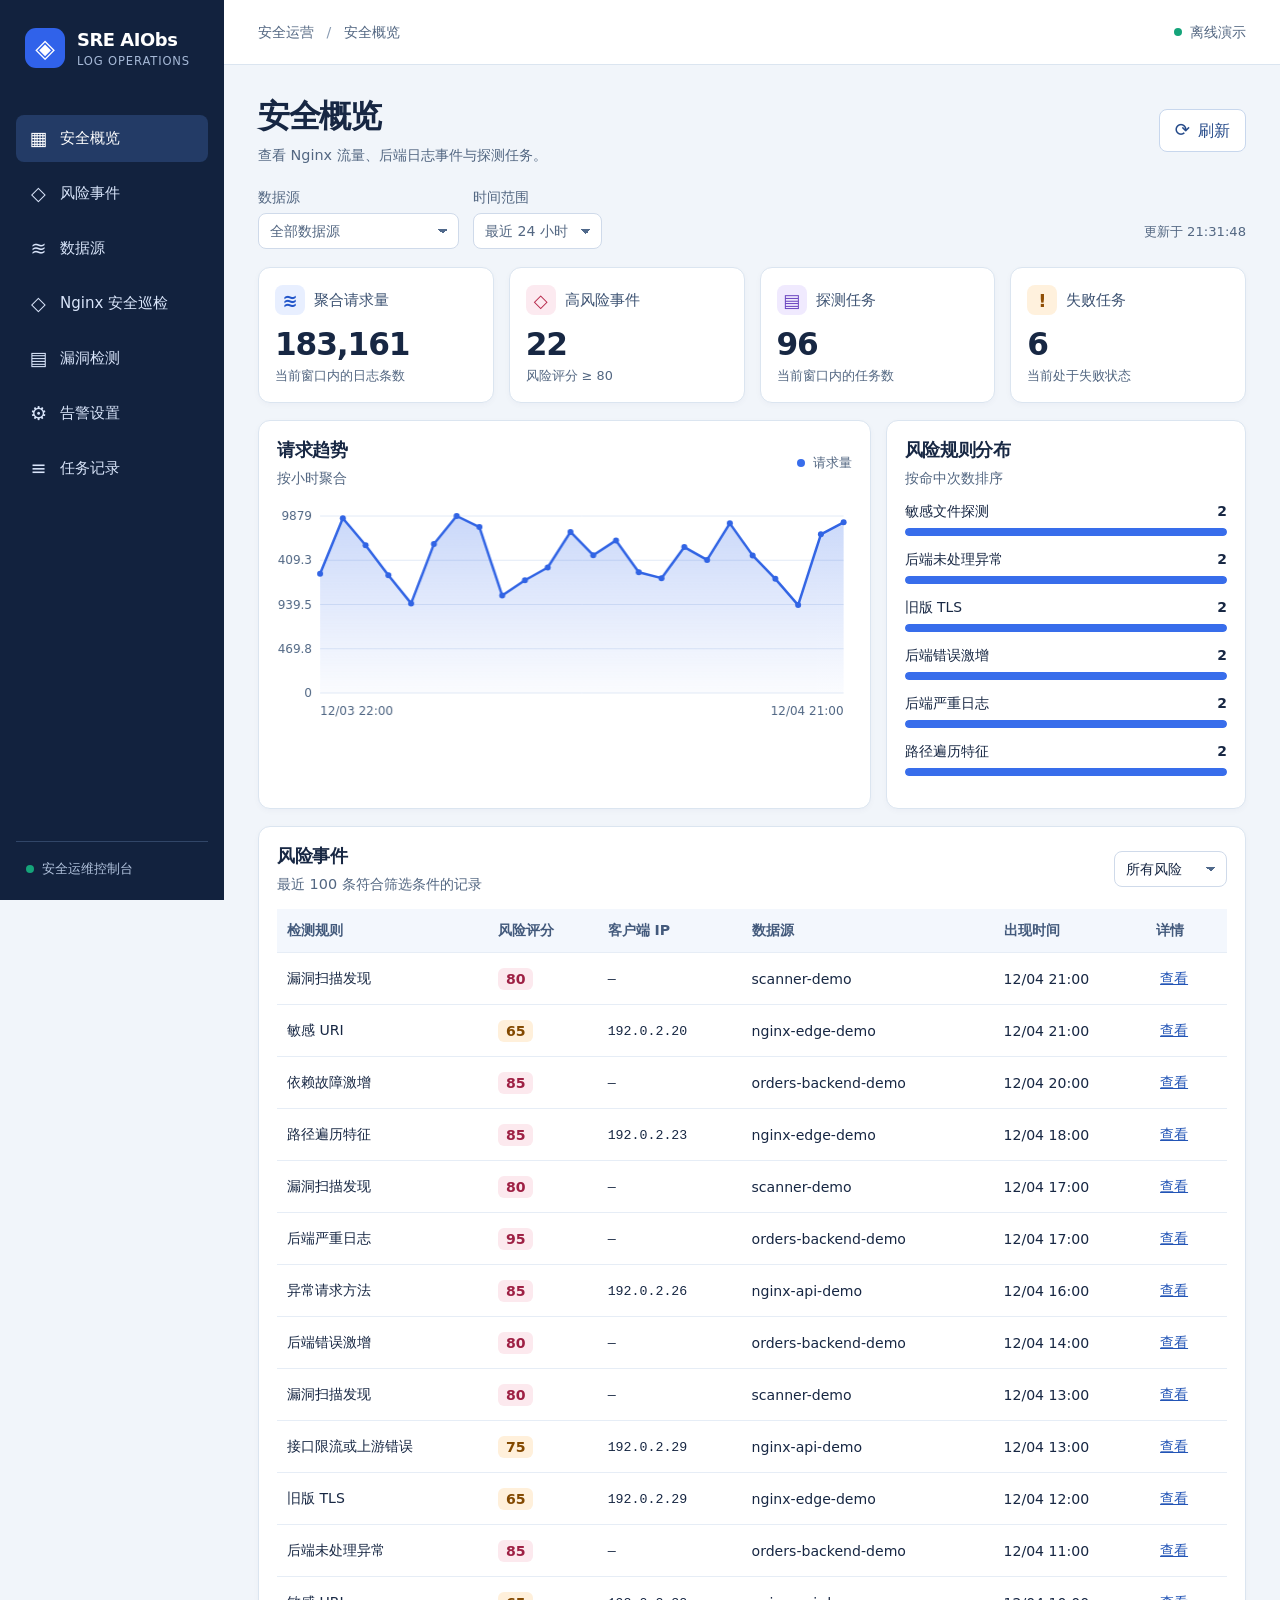
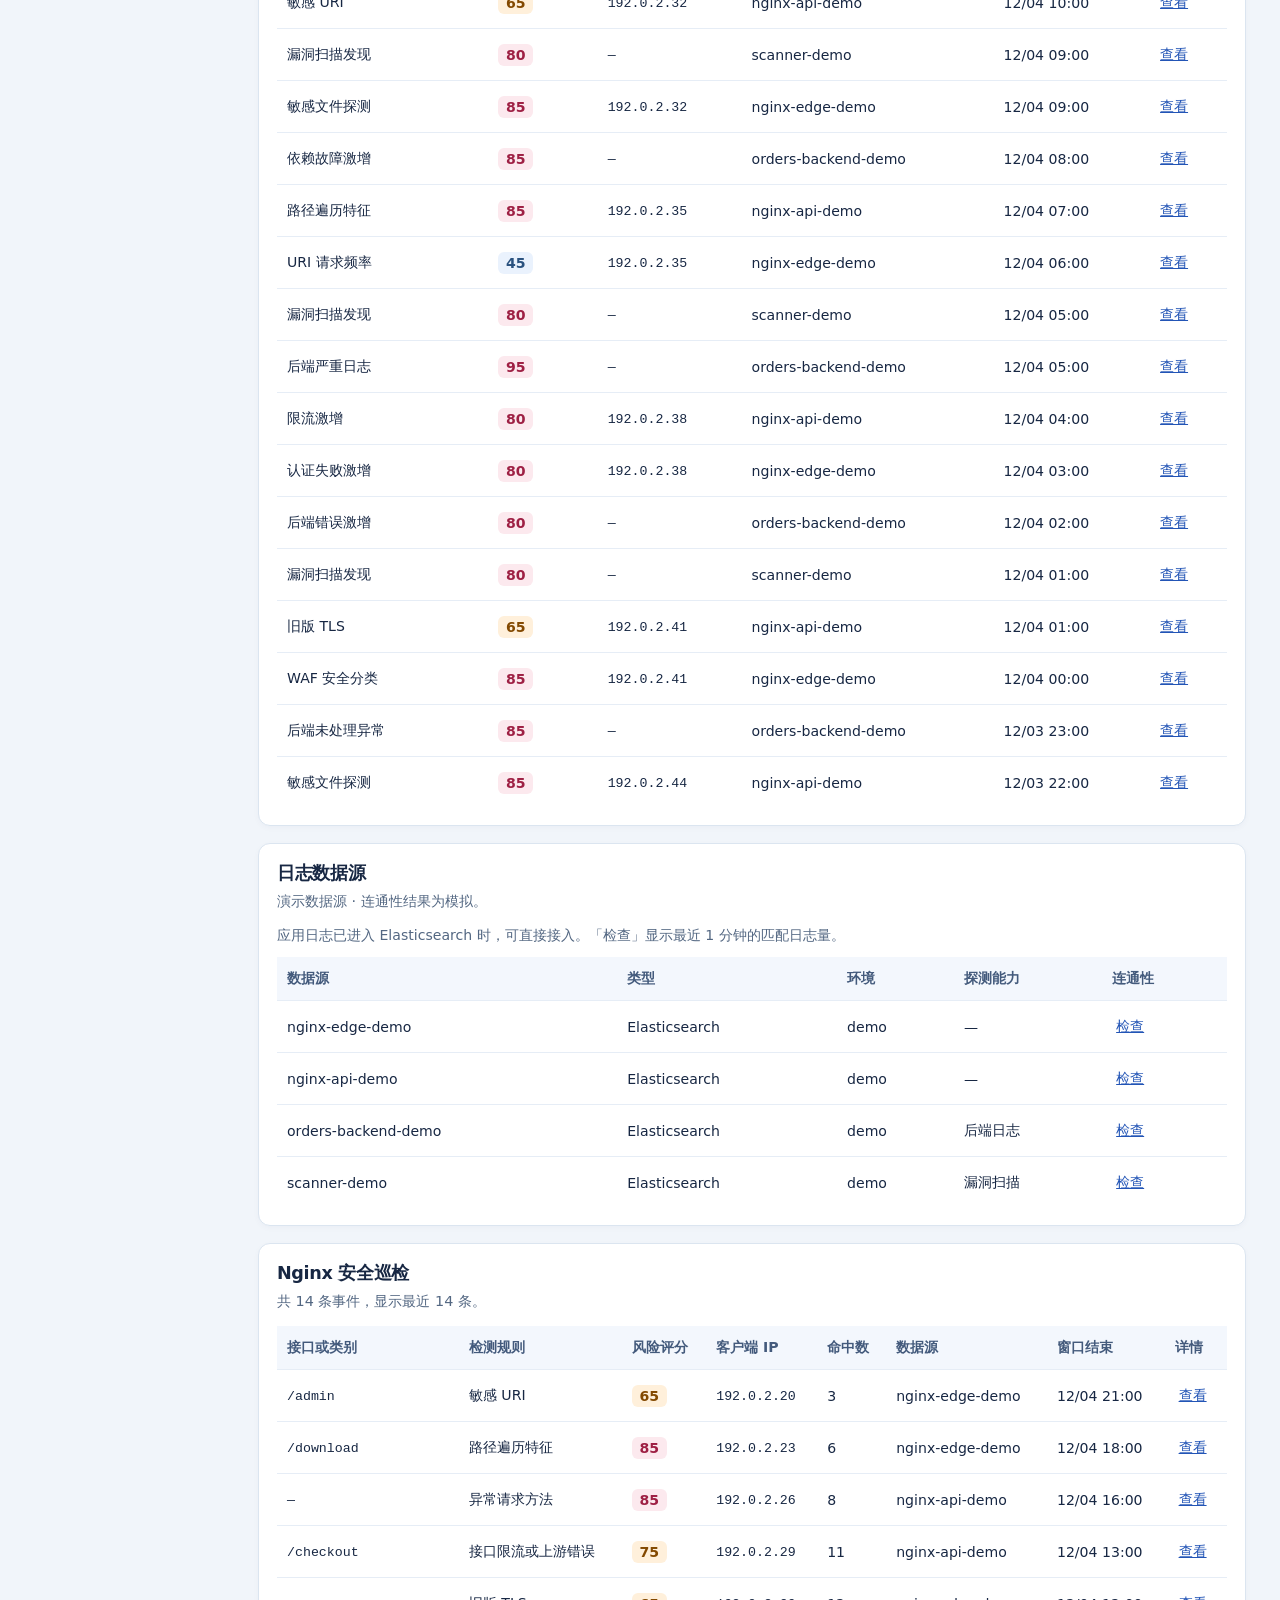
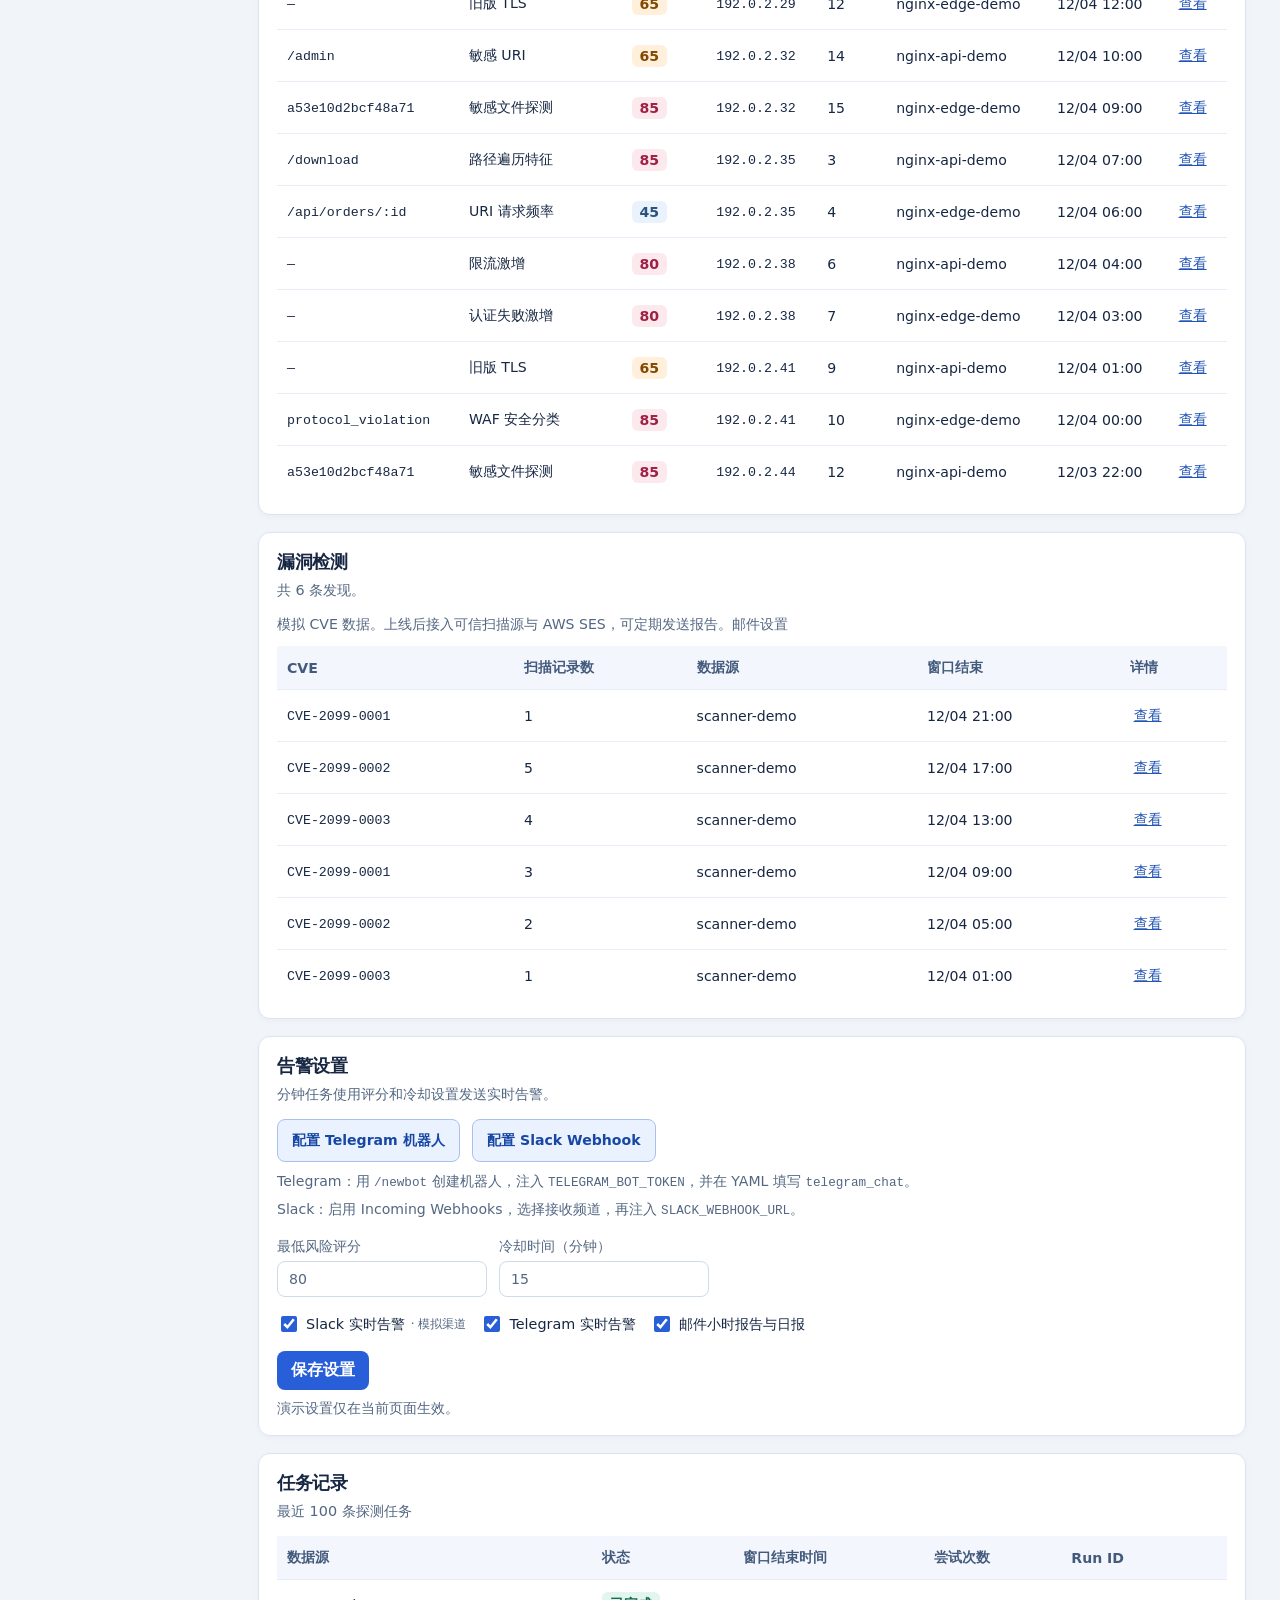
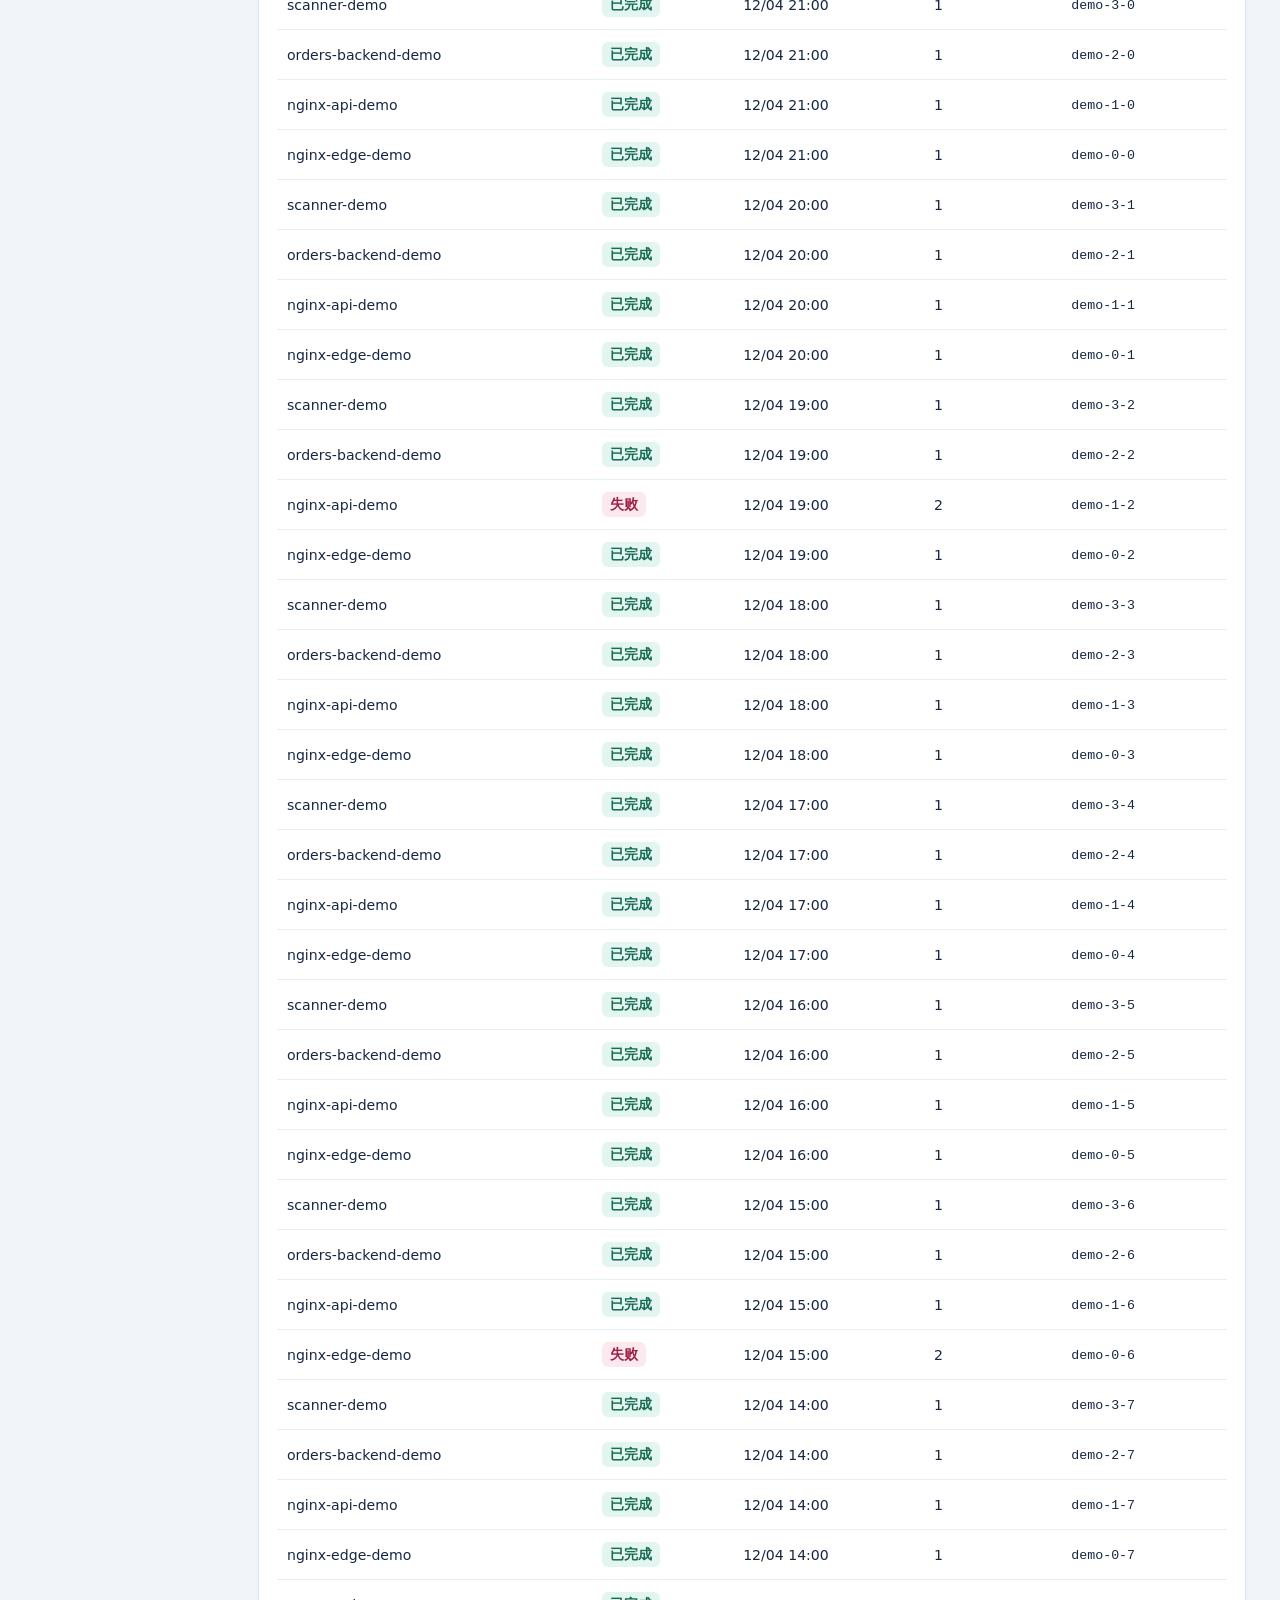
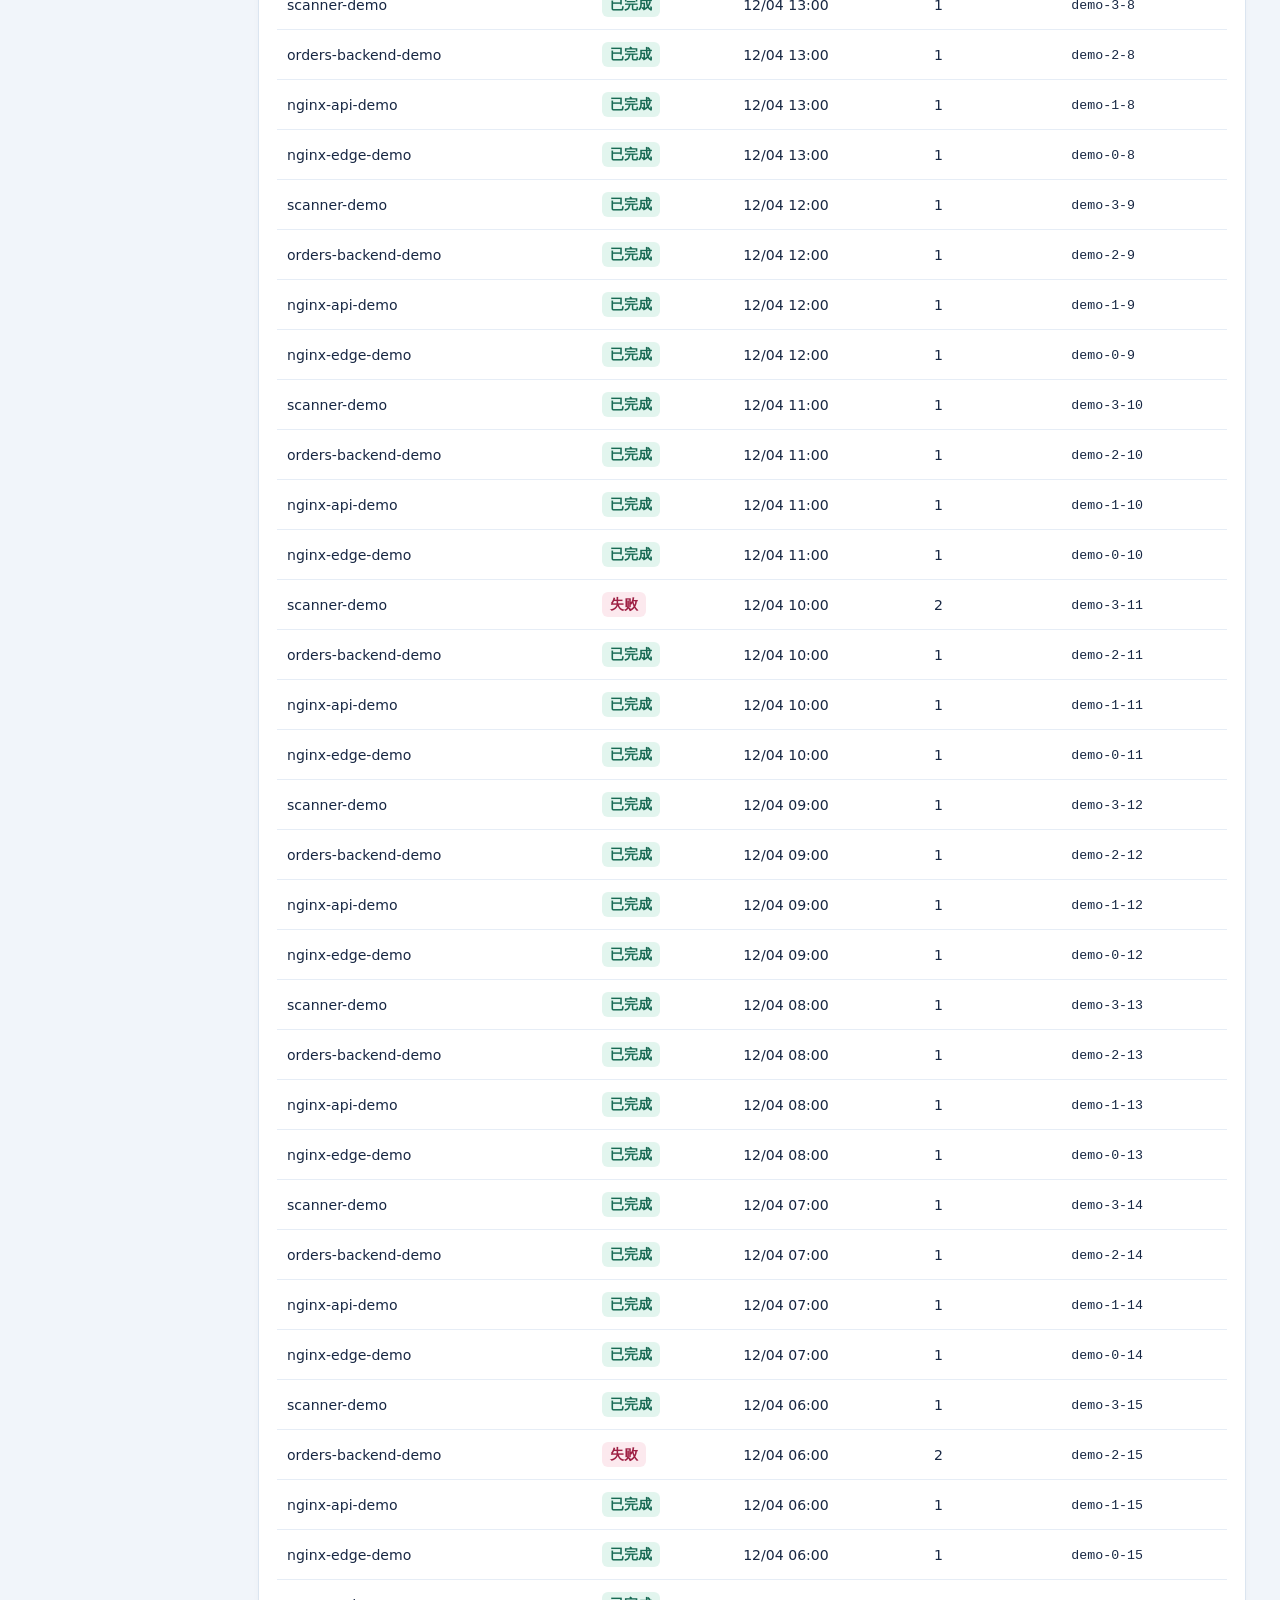
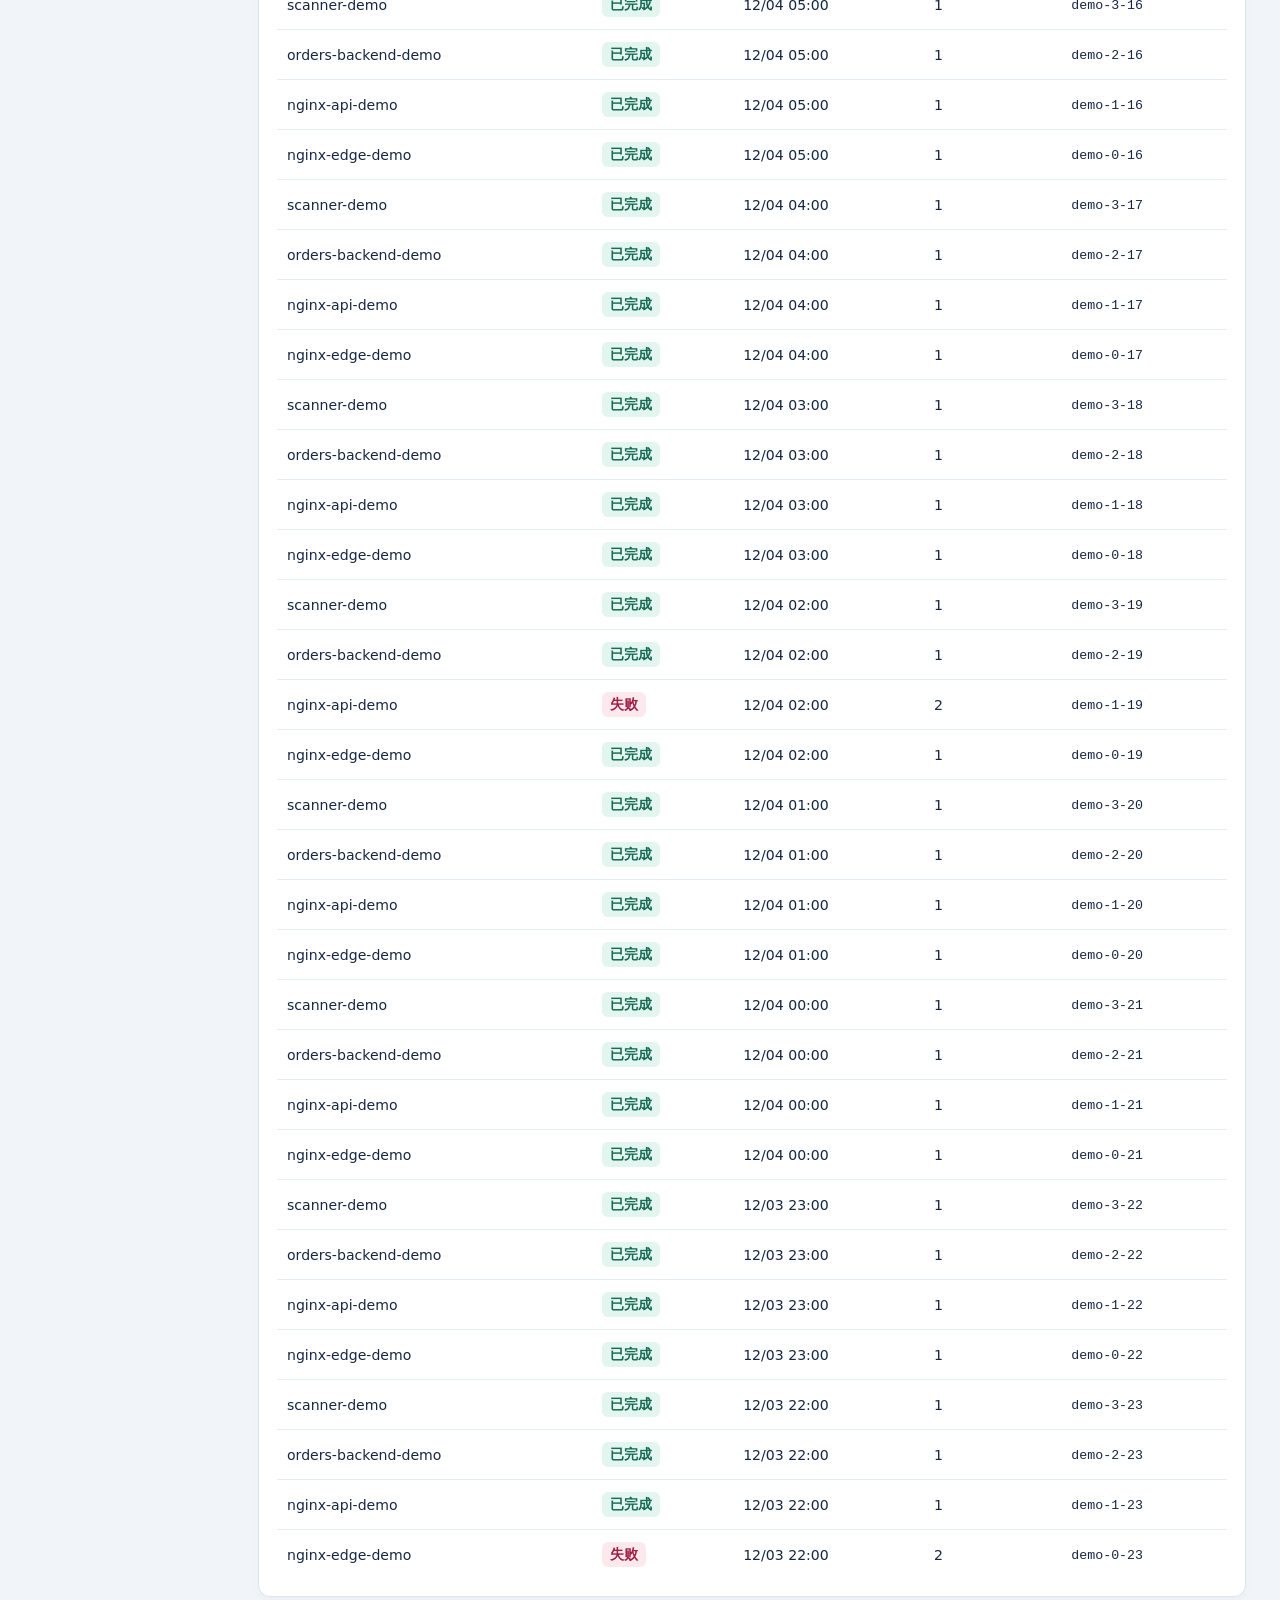
<file: docs/preview/index.html>
<!doctype html>
<html lang="zh-CN">
<head>
<meta charset="utf-8">
<meta name="viewport" content="width=device-width,initial-scale=1">
<title>安全概览 · SRE AIObs</title>
<style>
:root{font-family:Inter,"Noto Sans SC","PingFang SC",system-ui,sans-serif;color:#172743;background:#f1f5fa;font-size:16px;--muted:#536782;--line:#dbe5f0;--blue:#285fd9}
*{box-sizing:border-box}body{margin:0}a{color:inherit;text-decoration:none}button,select{font:inherit;color:inherit}button{cursor:pointer}button:disabled{cursor:wait;opacity:.6}button:focus-visible,a:focus-visible,select:focus-visible{outline:3px solid #698ff7;outline-offset:3px}[hidden]{display:none!important}
.layout{display:grid;grid-template-columns:224px minmax(0,1fr);min-height:100vh}.sidebar{position:sticky;top:0;height:100vh;display:flex;flex-direction:column;padding:28px 16px 22px;background:#12223e;color:#d9e5fa}.brand{display:flex;align-items:center;gap:12px;padding:0 9px;margin-bottom:47px}.brand strong{color:#fff;font-size:1.12rem;letter-spacing:-.025em}.brand small{display:block;color:#a6b9d7;font-size:.72rem;letter-spacing:.075em;margin-top:4px}.mark{flex:none;background:#3062ea;color:#fff;display:grid;place-items:center;width:40px;height:40px;border-radius:11px;font-size:1.6rem}.sidebar nav{display:grid;gap:8px}.sidebar nav a{display:flex;gap:12px;align-items:center;padding:12px 13px;font-size:.94rem;border-radius:8px}.sidebar nav a span{font-size:1.2rem;width:19px;text-align:center}.sidebar nav a:hover,.sidebar nav [aria-current]{background:#233b66;color:#fff}.sidefoot{margin-top:auto;border-top:1px solid #314668;padding:18px 10px 0;color:#b3c4de;font-size:.83rem}.side-dot,.connection i,.legend i{display:inline-block;width:8px;height:8px;border-radius:50%;background:#15a47a;margin-right:8px}
.top{height:65px;background:white;border-bottom:1px solid var(--line);display:flex;justify-content:space-between;align-items:center;padding:0 34px}.breadcrumb,.connection{font-size:.88rem;color:var(--muted)}.breadcrumb span{margin:0 8px;color:#899bb2}.connection{display:flex;align-items:center}.connection i{background:#8e9cb0}.connection[data-state=connected] i{background:#15a47a}.connection[data-state=error] i{background:#bc3e54}
.content{max-width:1520px;margin:auto;padding:30px 34px 44px}.intro{display:flex;justify-content:space-between;align-items:center;gap:14px}h1,h2,p{margin:0}h1{font-size:2rem;letter-spacing:-.045em}h2{font-size:1.1rem;letter-spacing:-.02em}.intro p,.panel-head p{color:var(--muted);margin-top:7px;font-size:.9rem}.intro button,#detail button{background:#fff;border:1px solid #c8d7ed;border-radius:8px;padding:9px 15px;color:#264b8a;white-space:nowrap}.intro button:hover,#detail button:hover{background:#eaf1ff}.intro button span{font-size:1.14rem;margin-right:3px}
.filters{display:flex;align-items:end;gap:14px;margin:24px 0 18px}.filters label{display:grid;gap:6px;color:var(--muted);font-size:.87rem}select{appearance:none;background:#fff;border:1px solid #cfdaea;border-radius:8px;padding:9px 33px 9px 11px;font-size:.88rem;background-image:linear-gradient(45deg,transparent 50%,#50698b 50%),linear-gradient(135deg,#50698b 50%,transparent 50%);background-position:calc(100% - 15px) 52%,calc(100% - 10px) 52%;background-size:5px 5px;background-repeat:no-repeat;max-width:100%}#last{color:var(--muted);font-size:.82rem;margin:0 0 8px auto}#error{margin-bottom:16px;border:1px solid #ecc2ca;background:#fff1f4;color:#8c2940;border-radius:9px;padding:11px}
.metrics{display:grid;grid-template-columns:repeat(4,minmax(0,1fr));gap:15px}.metrics article,.panel{background:#fff;border:1px solid var(--line);border-radius:12px;box-shadow:0 2px 6px #152f5508}.metrics article{padding:17px 16px}.metrics article div{display:flex;align-items:center;gap:9px;color:#3c5272;font-size:.91rem}.metrics strong{display:block;font-size:1.95rem;letter-spacing:-.035em;margin:11px 0 3px;font-variant-numeric:tabular-nums;overflow-wrap:anywhere}.metrics small{color:var(--muted);font-size:.8rem}.badge{width:30px;height:30px;display:grid;place-items:center;border-radius:8px;font-size:1.13rem;font-weight:650}.blue{color:#2256ca;background:#e8efff}.coral{color:#b6284a;background:#fceaf0}.violet{color:#6a45c0;background:#f0eafe}.amber{color:#8f4e05;background:#fff1dd}
.graphs{display:grid;grid-template-columns:minmax(0,1.7fr) minmax(235px,1fr);gap:15px;margin:17px 0}.panel{min-width:0;padding:17px 18px}.panel-head{display:flex;align-items:center;justify-content:space-between;gap:12px;margin-bottom:15px}.legend{color:var(--muted);font-size:.84rem;white-space:nowrap}.legend i{background:#386deb}#trend{display:block;width:100%;height:221px}.empty{color:var(--muted);font-size:.9rem;padding:32px 8px;text-align:center}.bar-row{margin:15px 0}.bar-label{display:flex;justify-content:space-between;gap:8px;font-size:.87rem}.bar-row progress{display:block;width:100%;height:8px;margin-top:7px;appearance:none;border:0;border-radius:20px;overflow:hidden;background:#eaf0fa;accent-color:#386deb}.bar-row progress::-webkit-progress-bar{background:#eaf0fa}.bar-row progress::-webkit-progress-value{background:#386deb;border-radius:20px}
.listing{margin-top:17px;scroll-margin-top:14px}.table-wrap{overflow-x:auto}table{width:100%;border-collapse:collapse;white-space:nowrap;text-align:left;font-size:.88rem}th{color:#435a7c;background:#f3f7fd;font-weight:600}td,th{padding:12px 10px;border-bottom:1px solid #e6edf6}tr:last-child td{border-bottom:0}.pill{display:inline-block;border-radius:6px;padding:3px 8px;color:#2a527f;background:#eaf2fd;font-weight:600}.pill.high,.pill.failed{background:#fce9ee;color:#9e2044}.pill.medium,.pill.running{background:#fff0db;color:#834900}.pill.done{color:#176a54;background:#e2f5ee}.detail-link{border:0;background:transparent;color:#2355b6;padding:4px;text-decoration:underline}.mono{font-family:ui-monospace,monospace;font-size:.83rem}
dialog{width:min(92vw,590px);max-height:85vh;padding:22px;border:1px solid var(--line);border-radius:13px;color:#172743}dialog::backdrop{background:#14234099}dl{display:grid;grid-template-columns:110px 1fr;gap:10px;margin:16px 0;color:#354e6e}dt{font-weight:600}dd{margin:0;overflow-wrap:anywhere}#detail-content p{line-height:1.6;overflow-wrap:anywhere}.sr{position:absolute;width:1px;height:1px;overflow:hidden;clip-path:inset(50%)}
@media(max-width:1050px){.layout{grid-template-columns:180px minmax(0,1fr)}.content,.top{padding-left:22px;padding-right:22px}.metrics{grid-template-columns:repeat(2,minmax(0,1fr))}}
@media(max-width:720px){.layout{display:block}.sidebar{position:static;height:auto;padding:12px 14px}.brand{margin:0 0 10px;padding:0}.brand small,.sidefoot{display:none}.sidebar nav{display:flex;gap:4px;flex-wrap:wrap}.sidebar nav a{padding:7px 9px}.top{height:49px}.content{padding-top:21px}.content,.top{padding-left:14px;padding-right:14px}.graphs{grid-template-columns:1fr}.filters{flex-wrap:wrap}#last{margin-left:0;width:100%}.metrics article{padding:12px}h1{font-size:1.65rem}}
#alert-form fieldset{margin:0;padding:0;border:0;min-width:0}#alert-form input:not([type=checkbox]){width:100%;padding:9px 11px;border:1px solid #cfdaea;border-radius:8px;background:white;color:inherit;font:inherit}#alert-form input:focus-visible,#alert-save:focus-visible{outline:3px solid #698ff7;outline-offset:3px}.alert-fields,#alert-actions{display:flex;align-items:end;gap:12px;flex-wrap:wrap}.alert-fields label,#alert-actions label{display:grid;gap:5px;width:min(100%,210px);font-size:.88rem;color:var(--muted)}.alert-channels{display:flex;gap:14px;flex-wrap:wrap;margin:16px 0}.alert-channels label{display:flex;align-items:center;gap:6px;font-size:.9rem}.alert-channels input{accent-color:var(--blue);width:16px;height:16px}#slack-state{color:var(--muted)}#alert-save{background:#285fd9;color:#fff;font-weight:600;border:0;border-radius:8px;padding:9px 14px}#alert-status{font-size:.87rem;color:var(--muted);margin-top:10px}

.channel-setup{margin:0 0 16px;color:var(--muted);font-size:.88rem;line-height:1.6;overflow-wrap:anywhere}.channel-setup p+p{margin-top:5px}.channel-setup a{color:#2355b6;text-decoration:underline}.channel-setup code{font-size:.9em}

.channel-setup .channel-button{display:inline-block;margin:0 8px 8px 0;padding:9px 14px;border:1px solid #aac0ef;border-radius:8px;background:#eaf1ff;color:#1747a4;font-weight:600;text-decoration:none}.channel-setup .channel-button:hover{background:#dce8ff}
.backend-counts{grid-template-columns:repeat(auto-fit,minmax(112px,1fr));padding:0;gap:10px;margin:0 0 16px}.backend-counts>div{background:#f3f7fd;padding:10px 12px;border-radius:8px}.backend-counts dt{font-size:.85rem}.backend-counts dd{margin-top:4px;font-size:1.25rem;font-weight:650;font-variant-numeric:tabular-nums}
.source-check{display:inline-flex;align-items:center;gap:8px;white-space:normal}.source-check [role=status]{color:var(--muted)}

.source-hint{margin:0 0 12px;color:var(--muted);font-size:.88rem}

</style>

</head>
<body>
<div class="layout">
<aside class="sidebar">
  <div class="brand"><span class="mark" aria-hidden="true">◈</span><div><strong>SRE AIObs</strong><small>LOG OPERATIONS</small></div></div>
  <nav aria-label="看板导航">
    <a href="#overview" aria-current="location"><span aria-hidden="true">▦</span>安全概览</a>
    <a href="#events"><span aria-hidden="true">◇</span>风险事件</a>
    <a href="#sources"><span aria-hidden="true">≋</span>数据源</a>
    <a href="#nginx-routes"><span aria-hidden="true">◇</span>Nginx 安全巡检</a>
    <a href="#vulnerability-findings"><span aria-hidden="true">▤</span>漏洞检测</a>
    <a id="alert-nav" href="#alert-settings"><span aria-hidden="true">⚙</span>告警设置</a>
    <a href="#tasks"><span aria-hidden="true">≡</span>任务记录</a>
  </nav>
  <div class="sidefoot"><span class="side-dot"></span>安全运维控制台</div>
</aside>
<main id="overview">
  <header class="top"><div class="breadcrumb">安全运营 <span>/</span> 安全概览</div><div class="connection"><i></i><span id="connection">连接中</span></div></header>
  <div class="content">
    <section class="intro"><div><h1>安全概览</h1><p>查看 Nginx 流量、后端日志事件与探测任务。</p></div><button id="refresh" type="button"><span aria-hidden="true">⟳</span> 刷新</button></section>
    <form class="filters" aria-label="数据筛选"><label>数据源<select id="source"><option value="">全部数据源</option></select></label><label>时间范围<select id="hours"><option value="1">最近 1 小时</option><option value="6">最近 6 小时</option><option value="24" selected>最近 24 小时</option><option value="168">最近 7 天</option></select></label><span id="last" role="status"></span></form>
    <p id="error" role="alert" hidden></p>
    <section class="metrics" aria-label="汇总指标">
      <article><div><span class="badge blue">≋</span>聚合请求量</div><strong id="requests">—</strong><small>当前窗口内的日志条数</small></article>
      <article><div><span class="badge coral">◇</span>高风险事件</div><strong id="alerts">—</strong><small>风险评分 ≥ 80</small></article>
      <article><div><span class="badge violet">▤</span>探测任务</div><strong id="runs">—</strong><small>当前窗口内的任务数</small></article>
      <article><div><span class="badge amber">!</span>失败任务</div><strong id="failed">—</strong><small>当前处于失败状态</small></article>
    </section>
    <div class="graphs">
      <section class="panel"><div class="panel-head"><div><h2>请求趋势</h2><p id="interval">聚合窗口请求量</p></div><span class="legend"><i></i>请求量</span></div><canvas id="trend" aria-label="请求趋势图" role="img"></canvas><p id="trend-empty" class="empty" hidden>当前筛选范围内暂无请求数据。</p></section>
      <section class="panel"><div class="panel-head"><div><h2>风险规则分布</h2><p>按命中次数排序</p></div></div><div id="rules"></div></section>
    </div>
    <section id="events" class="panel listing"><div class="panel-head"><div><h2>风险事件</h2><p>最近 100 条符合筛选条件的记录</p></div><label class="sr" for="score">风险级别</label><select id="score"><option value="0">所有风险</option><option value="65">评分 ≥ 65</option><option value="80">评分 ≥ 80</option></select></div>
      <div class="table-wrap"><table><thead><tr><th>检测规则</th><th>风险评分</th><th>客户端 IP</th><th>数据源</th><th>出现时间</th><th>详情</th></tr></thead><tbody id="event-body"></tbody></table></div>
    </section>
    <section id="sources" class="panel listing">
      <div class="panel-head"><div><h2>日志数据源</h2><p id="source-status" role="status">正在加载配置…</p></div></div>
      <p class="source-hint">应用日志已进入 Elasticsearch 时，可直接接入。「检查」显示最近 1 分钟的匹配日志量。</p>
      <div class="table-wrap"><table><thead><tr><th>数据源</th><th>类型</th><th>环境</th><th>探测能力</th><th>连通性</th></tr></thead><tbody id="source-body"></tbody></table></div>
    </section>
    <section id="nginx-routes" class="panel listing">
      <div class="panel-head"><div><h2>Nginx 安全巡检</h2><p id="nginx-status" role="status">正在加载巡检事件…</p></div></div>
      <div class="table-wrap"><table><thead><tr><th>接口或类别</th><th>检测规则</th><th>风险评分</th><th>客户端 IP</th><th>命中数</th><th>数据源</th><th>窗口结束</th><th>详情</th></tr></thead><tbody id="nginx-body"></tbody></table></div>
    </section>
    <section id="vulnerability-findings" class="panel listing">
      <div class="panel-head"><div><h2>漏洞检测</h2><p id="vulnerability-status" role="status">正在加载漏洞发现…</p></div></div>
      <p class="source-hint">模拟 CVE 数据。上线后接入可信扫描源与 AWS SES，可定期发送报告。<a href="#alert-settings">邮件设置</a></p>
      <div class="table-wrap"><table><thead><tr><th>CVE</th><th>扫描记录数</th><th>数据源</th><th>窗口结束</th><th>详情</th></tr></thead><tbody id="vulnerability-body"></tbody></table></div>
    </section>
    <section id="alert-settings" class="panel listing">
      <div class="panel-head"><div><h2>告警设置</h2><p>分钟任务使用评分和冷却设置发送实时告警。</p></div></div>
      <div class="channel-setup" aria-label="通知渠道配置">
        <a class="channel-button" href="https://t.me/BotFather" target="_blank" rel="noopener noreferrer">配置 Telegram 机器人</a>
        <a class="channel-button" href="https://api.slack.com/apps" target="_blank" rel="noopener noreferrer">配置 Slack Webhook</a>
        <p>Telegram：用 <code>/newbot</code> 创建机器人，注入 <code>TELEGRAM_BOT_TOKEN</code>，并在 YAML 填写 <code>telegram_chat</code>。</p>
        <p>Slack：启用 Incoming Webhooks，选择接收频道，再注入 <code>SLACK_WEBHOOK_URL</code>。</p>
      </div>
      <form id="alert-form" autocomplete="off">
        <fieldset id="alert-fields" disabled>
          <div class="alert-fields"><label>最低风险评分<input id="minimum-score" type="number" min="1" max="100" required></label>
            <label>冷却时间（分钟）<input id="cooldown-minutes" type="number" min="1" max="1440" required></label></div>
          <div class="alert-channels">
            <label><input id="alert-slack" type="checkbox">Slack 实时告警 <small id="slack-state"></small></label>
            <label><input id="alert-telegram" type="checkbox">Telegram 实时告警</label>
            <label><input id="alert-email" type="checkbox">邮件小时报告与日报</label>
          </div>
        </fieldset>
        <div id="alert-actions" hidden><label>告警管理密码 <input id="alert-password" type="password" required></label><button id="alert-save" type="submit">保存设置</button></div>
        <p id="alert-status" role="status">加载设置中…</p>
      </form>
    </section>
    <section id="tasks" class="panel listing"><div class="panel-head"><div><h2>任务记录</h2><p>最近 100 条探测任务</p></div></div>
      <div class="table-wrap"><table><thead><tr><th>数据源</th><th>状态</th><th>窗口结束时间</th><th>尝试次数</th><th>Run ID</th></tr></thead><tbody id="task-body"></tbody></table></div>
    </section>
  </div>
</main>
</div>
<dialog id="detail"><div class="panel-head"><h2 id="detail-title">事件详情</h2><form method="dialog"><button aria-label="关闭详情">关闭</button></form></div><div id="detail-content"></div></dialog>
<script>
function offlineData(filters, now = Date.now()) {
  const hours = Number(filters.get("hours")), score = Number(filters.get("score"));
  const sources = ["nginx-edge-demo","nginx-api-demo","orders-backend-demo","scanner-demo"];
  const selected = sources.filter(source => !filters.get("source") || source === filters.get("source"));
  const kind = hours<=6 ? "five_minutes" : "hour";
  const minutes = kind==="hour" ? 60 : 5;
  const stride = minutes*60000;
  const end = Math.floor(now/stride)*stride;
  const trend = [], events = [], tasks = [], rules = new Map();
  const iso = at => new Date(at).toISOString();
  const types = ["sensitive_uri","uri_frequency","xss","path_traversal","nginx_auth_failure_burst","nginx_not_found_burst","nginx_rate_limit_burst","nginx_waf_category","nginx_unexpected_method","nginx_legacy_tls","nginx_upstream_error","nginx_route_error","nginx_sensitive_artifact","nginx_waf_block"];
  let requests=0, alerts=0, failed=0;
  for(let i=hours*60/minutes-1;i>=0;i--){
    const at=iso(end-i*stride);
    let count=0;
    for(const source of selected){
      const offset=sources.indexOf(source);
      const id="demo-"+offset+"-"+i;
      const status=(i+4*offset)%17===6?"failed":"done";
      tasks.push({id,source,window_end:at,status,attempts:status==="failed"?2:1});
      if(status==="failed"){failed++;continue;}
      count+=Math.round((minutes===60?1800:170)*(1+.47*Math.sin(i*1.13+offset))+(i*37+offset*191)%420);
      if(source==="scanner-demo"){
        if(i%4===0){
          alerts++;
          if(score<=80) events.push({id,at,source,score:80,correlation_id:"demo-scan-"+i,
            event:{Rule:"scanner_vulnerability",Target:"CVE-2099-000"+(1+i%3),Count:1+i%5}});
        }
        continue;
      }
      if((i+offset)%3===0){
        const backend=source==="orders-backend-demo", index=(i+offset*3)%(backend?4:types.length);
        const rating=(backend?[85,80,95,85]:[65,45,85,85,80,75,80,85,85,65,75,75,85,85])[index];
        const rule=(backend?["backend_exception","backend_error_spike","backend_critical_log","backend_dependency_failure"]:types)[index];
        if(rating>=80) alerts++;
        if(rating<score) continue;
        rules.set(rule,(rules.get(rule)||0)+1);
        events.push({id,at,source,score:rating,correlation_id:"demo-correlation-"+i,
          event:{Rule:rule,Target:backend?"": (["/admin","/api/orders/:id","/search","/download","","","","protocol_violation","","","","/checkout","a53e10d2bcf48a71",""][index]),IP:backend?"":"192.0.2."+(20+(i+offset)%60),Country:backend?"":"MY",Count:3+i%14,Signals:!backend&&index===2?["sensitive_uri","unexpected_host"]:[]},
          analysis:!backend&&index===2?{summary:"同一示例客户端命中敏感 URI 和异常 Host 规则。",actions:["复核相关聚合窗口。"]}:null});
      }
    }
    requests+=count;
    trend.push({at,count});
  }
  const backendEvents=events.filter(item=>item.event.Rule.startsWith("backend_"));
  const backendCounts=Object.fromEntries(Array.from(rules).filter(([rule])=>rule.startsWith("backend_")));
  const backend={total:backendEvents.length,counts:backendCounts,events:backendEvents.reverse().slice(0,100)};
  const nginxEvents=events.filter(item=>types.includes(item.event.Rule));
  const nginx={total:nginxEvents.length,events:nginxEvents.reverse().slice(0,100)};
  const findings=events.filter(e=>e.event.Rule==="scanner_vulnerability");
  const vulnerabilities={total:findings.length,events:findings.reverse().slice(0,100)};
  return {backend,nginx,vulnerabilities,runs:tasks.length,requests,alerts,failed,sources,kind,updated:iso(now),trend,
    tasks:tasks.reverse().slice(0,100),events:events.reverse().slice(0,100),
    rules:Array.from(rules,([rule,count])=>({rule,count})).sort((a,b)=>b.count-a.count).slice(0,6)};
}
"use strict";

const byId = id => document.getElementById(id);
const number = new Intl.NumberFormat("zh-CN");
const date = new Intl.DateTimeFormat("zh-CN", {month:"2-digit", day:"2-digit", hour:"2-digit", minute:"2-digit", hour12:false});
const clock = new Intl.DateTimeFormat("zh-CN", {hour:"2-digit", minute:"2-digit", second:"2-digit", hour12:false});
const labels = new Map(Object.entries({
  ip_frequency:"IP 请求频率",uri_frequency:"URI 请求频率", unexpected_host:"异常 Host",
  unexpected_user_agent:"异常 User-Agent",sensitive_uri:"敏感 URI",sql_injection:"SQL 注入特征",
  xss:"XSS 特征",path_traversal:"路径遍历特征",http_status:"HTTP 状态异常",latency_p95:"P95 延迟异常",correlated:"多维事件关联",
  backend_critical_log:"后端严重日志",backend_error_spike:"后端错误激增",
  backend_exception:"后端未处理异常",backend_dependency_failure:"依赖故障激增",
  nginx_sensitive_artifact:"敏感文件探测",nginx_unexpected_method:"异常请求方法",
  nginx_waf_block:"WAF 拦截",nginx_waf_category:"WAF 安全分类",nginx_legacy_tls:"旧版 TLS",
  nginx_upstream_error:"上游错误激增",nginx_route_error:"接口限流或上游错误",
  nginx_auth_failure_burst:"认证失败激增",nginx_not_found_burst:"404 激增",nginx_rate_limit_burst:"限流激增",scanner_vulnerability:"漏洞扫描发现"
}));
const statuses = new Map([["done","已完成"],["failed","失败"],["running","运行中"]]);
let trend = [];
let activeRequest;

function element(tag, text, style) {
  const el = document.createElement(tag);
  if (text !== undefined) el.textContent = text;
  if (style) el.className = style;
  return el;
}

function rows(body, records, columns, render) {
  body.replaceChildren();
  if (!records.length) {
    const cell = element("td", "当前筛选范围内暂无记录。", "empty");
    cell.colSpan = columns;
    body.append(element("tr"));
    body.firstChild.append(cell);
    return;
  }
  for (const record of records) {
    const row = element("tr");
    for (const value of render(record)) {
      const cell = element("td");
      cell.append(value);
      row.append(cell);
    }
    body.append(row);
  }
}

function showDetail(record) {
  const {event,analysis} = record;
  byId("detail-title").textContent = labels.get(event.Rule) || event.Rule;
  const fields = event.Rule==="scanner_vulnerability" ? [
    ["CVE",event.Target],["扫描记录数",number.format(event.Count)],["数据源",record.source],["Run ID",record.id]
  ] : [
    ["客户端 IP",event.IP],["地区",[event.Country,event.Region].filter(Boolean).join(" / ")],
    ["目标标识",event.Target],[event.Rule.startsWith("backend_")?"日志条数":"请求次数",number.format(event.Count)],
    ["关联规则",(event.Signals || []).map(rule => labels.get(rule) || rule).join("、")],
    ["Run ID",record.id],["Correlation ID",record.correlation_id]
  ];
  const list = element("dl");
  for (const [name,value] of fields) list.append(element("dt",name),element("dd",value || "—"));
  const content = byId("detail-content");
  content.replaceChildren(list);
  content.append(element("h2","AI 分析"));
  if (analysis) {
    content.append(element("p",analysis.summary));
    const actions = element("ul");
    for (const action of analysis.actions || []) actions.append(element("li",action));
    if (actions.childElementCount) content.append(actions);
  } else {
    content.append(element("p","该任务暂无 AI 分析。"));
  }
  byId("detail").showModal();
}

function draw() {
  const canvas = byId("trend");
  canvas.hidden = !trend.length;
  byId("trend-empty").hidden = trend.length > 0;
  if (!trend.length) return;
  const {width,height} = canvas.getBoundingClientRect();
  if (!width || !height) return;
  const scale = window.devicePixelRatio || 1;
  canvas.width = width * scale;
  canvas.height = height * scale;
  const ctx = canvas.getContext("2d");
  ctx.scale(scale,scale);
  ctx.font = "12px system-ui";
  const peak = Math.max(1,...trend.map(entry => entry.count));
  const compact = new Intl.NumberFormat("zh-CN",{notation:"compact",maximumFractionDigits:1});
  const left = Math.max(43,ctx.measureText(compact.format(peak)).width + 12);
  const right = width - 9, bottom = height - 31, top = 13;
  ctx.strokeStyle = "#e2eaf6";
  ctx.fillStyle = "#526885";
  ctx.textAlign = "right";
  for (let step=0;step<=4;step++) {
    const y = bottom - step * (bottom-top)/4;
    ctx.beginPath();ctx.moveTo(left,y);ctx.lineTo(right,y);ctx.stroke();
    ctx.fillText(compact.format(peak*step/4),left-8,y+4);
  }
  const first = Date.parse(trend[0].at), last = Date.parse(trend.at(-1).at);
  const points = trend.map(entry => [
    first===last?(left+right)/2:left+(right-left)*(Date.parse(entry.at)-first)/(last-first),
    bottom-(bottom-top)*entry.count/peak
  ]);
  const gradient = ctx.createLinearGradient(0,top,0,bottom);
  gradient.addColorStop(0,"#386deb44");
  gradient.addColorStop(1,"#386deb05");
  ctx.beginPath();
  ctx.moveTo(points[0][0],bottom);
  for (const [x,y] of points) ctx.lineTo(x,y);
  ctx.lineTo(points.at(-1)[0],bottom);
  ctx.fillStyle=gradient;ctx.fill();
  ctx.beginPath();
  points.forEach(([x,y],index)=>index?ctx.lineTo(x,y):ctx.moveTo(x,y));
  ctx.strokeStyle="#3164e4";ctx.lineWidth=2.5;ctx.lineJoin="round";ctx.stroke();
  ctx.fillStyle="#3164e4";
  if (points.length<=24) for (const [x,y] of points) {
    ctx.beginPath();ctx.arc(x,y,3,0,2*Math.PI);ctx.fill();
  }
  ctx.fillStyle="#526885";
  ctx.textAlign="left";
  ctx.fillText(date.format(first),left,bottom+22);
  if (first!==last && right-left>145) {
    ctx.textAlign="right";
    ctx.fillText(date.format(last),right,bottom+22);
  }
  canvas.setAttribute("aria-label",`请求趋势，${trend.length} 个窗口，峰值 ${number.format(peak)}`);
}

function render(data) {
  for (const key of ["requests","alerts","runs","failed"]) byId(key).textContent = number.format(data[key]);
  byId("interval").textContent = data.kind==="hour"?"按小时聚合":"每 5 分钟聚合";
  byId("last").textContent = "更新于 " + clock.format(new Date(data.updated));
  const source = byId("source"), previous = source.value;
  const sources = new Set(data.sources);
  if (previous) sources.add(previous);
  source.replaceChildren(new Option("全部数据源",""), ...Array.from(sources, name => new Option(name,name)));
  source.value=previous;
  trend=data.trend;
  draw();

  const rules = byId("rules");
  rules.replaceChildren();
  for (const rule of data.rules) {
    const name = labels.get(rule.rule) || rule.rule;
    const line = element("div",undefined,"bar-row"), caption=element("div",undefined,"bar-label");
    caption.append(element("span",name),element("strong",number.format(rule.count)));
    const bar = element("progress");
    bar.max=data.rules[0].count;
    bar.value=rule.count;
    bar.setAttribute("aria-label",name);
    line.append(caption,bar);
    rules.append(line);
  }
  if (!data.rules.length) rules.append(element("p","当前筛选范围内暂无规则命中。","empty"));

  rows(byId("event-body"),data.events,6,item => {
    const event=item.event;
    return [labels.get(event.Rule)||event.Rule,riskRating(item.score),element("span",event.IP||"—","mono"),item.source,date.format(new Date(item.at)),detailButton(item)];
  });
  rows(byId("task-body"),data.tasks,5,item => [
    item.source,element("span",statuses.get(item.status)||item.status,"pill "+(statuses.has(item.status)?item.status:"")),
    date.format(new Date(item.window_end)),String(item.attempts),element("span",item.id,"mono")
  ]);
}

function riskRating(score) {
  return element("span",String(score),"pill "+(score>=80?"high":score>=65?"medium":""));
}

function detailButton(item) {
  const button=element("button","查看","detail-link");
  button.type="button";
  button.addEventListener("click",()=>showDetail(item));
  return button;
}

function renderVulnerabilities(data) {
  const total=number.format(data.total);
  byId("vulnerability-status").textContent=data.total>data.events.length
    ? `共 ${total} 条发现，显示最近 ${data.events.length} 条。` : `共 ${total} 条发现。`;
  rows(byId("vulnerability-body"),data.events,5,item=>[
    element("span",item.event.Target,"mono"),number.format(item.event.Count),
    item.source,date.format(new Date(item.at)),detailButton(item)
  ]);
}

function refreshVulnerabilities(filters) { renderVulnerabilities(offlineData(filters).vulnerabilities); }

function renderNginxRoutes(data) {
  byId("nginx-status").textContent=`共 ${number.format(data.total)} 条事件，显示最近 ${data.events.length} 条。`;
  rows(byId("nginx-body"),data.events,8,item=>[
    element("span",item.event.Target||"—","mono"),labels.get(item.event.Rule)||item.event.Rule,
    riskRating(item.score),element("span",item.event.IP||"—","mono"),number.format(item.event.Count),item.source,date.format(new Date(item.at)),detailButton(item)
  ]);
}

function refreshNginxRoutes(filters) {renderNginxRoutes(offlineData(filters).nginx);}
function checkSource(name,button,status) {status.textContent="模拟检查 · 可查询";}

function renderSources(sources) {
  byId("source-status").textContent=`已配置 ${sources.length} 个数据源。`;
  rows(byId("source-body"),sources,5,source=>{
    const cell=element("span",undefined,"source-check");
    const status=element("span");
    status.setAttribute("role","status");
    const check=element("button","检查", "detail-link");
    check.type="button";
    check.setAttribute("aria-label","检查 "+source.name);
    check.addEventListener("click",()=>checkSource(source.name,check,status));
    cell.append(check,status);
    const capabilities=[source.backend?"后端日志":"",source.vulnerabilities?"漏洞扫描":""].filter(Boolean);
    return [source.name,"Elasticsearch",source.environment,capabilities.join("、")||"—",cell];
  });
}

function loadSources() {
  renderSources([
    {name:"nginx-edge-demo",kind:"elasticsearch",environment:"demo"},
    {name:"nginx-api-demo",kind:"elasticsearch",environment:"demo"},
    {name:"orders-backend-demo",kind:"elasticsearch",environment:"demo",backend:true},
    {name:"scanner-demo",kind:"elasticsearch",environment:"demo",vulnerabilities:true}
  ]);
  byId("source-status").textContent="演示数据源 · 连通性结果为模拟。";
}

async function refresh() {
  activeRequest?.abort();
  const controller = new AbortController();
  activeRequest = controller;
  const connection=byId("connection");
  connection.textContent="更新中";
  connection.parentElement.dataset.state="loading";
  byId("refresh").disabled=true;
  byId("error").hidden=true;
  const filters=new URLSearchParams(Object.fromEntries(["source","hours","score"].map(id=>[id,byId(id).value])));
  void refreshVulnerabilities(filters,controller);
  void refreshNginxRoutes(filters,controller);
  try {
    const data=offlineData(filters);
    if (activeRequest!==controller) return;
    render(data);
    connection.textContent="离线演示";
    connection.parentElement.dataset.state="connected";
  } catch (error) {
    if (error.name==="AbortError" || activeRequest!==controller) return;
    connection.textContent="数据不可用";
    connection.parentElement.dataset.state="error";
    byId("error").textContent=byId("last").textContent?"刷新失败，当前显示上次成功加载的数据。":"暂时无法加载数据，请稍后刷新。";
    byId("error").hidden=false;
  } finally {
    if (activeRequest===controller) byId("refresh").disabled=false;
  }
}

for (const id of ["source","hours","score"]) byId(id).addEventListener("change",refresh);
document.querySelector(".filters").addEventListener("submit",event=>{event.preventDefault();refresh();});
byId("refresh").addEventListener("click",refresh);
new ResizeObserver(draw).observe(byId("trend").parentElement);
window.addEventListener("hashchange",()=>{
  for (const item of document.querySelectorAll("nav a")) {
    if (item.hash===(location.hash||"#overview")) item.setAttribute("aria-current","location");
    else item.removeAttribute("aria-current");
  }
});
const demoAlerts = {minimum_score:80,cooldown_minutes:15,slack:true,telegram:true,email:true};
refresh();
requestAnimationFrame(()=>{if(!location.hash) byId("nginx-routes").scrollIntoView();});


for (const key of ["slack","telegram","email"]) byId("alert-"+key).checked=demoAlerts[key];
byId("minimum-score").value=demoAlerts.minimum_score;
byId("cooldown-minutes").value=demoAlerts.cooldown_minutes;
byId("alert-fields").disabled=false;
byId("alert-actions").hidden=false;
byId("alert-password").required=false;
byId("alert-password").closest("label").hidden=true;
byId("slack-state").textContent="· 模拟渠道";
byId("alert-status").textContent="演示设置仅在当前页面生效。";
byId("alert-form").addEventListener("submit",event=>{
  event.preventDefault();
  demoAlerts.minimum_score=byId("minimum-score").valueAsNumber;
  demoAlerts.cooldown_minutes=byId("cooldown-minutes").valueAsNumber;
  for (const key of ["slack","telegram","email"]) demoAlerts[key]=byId("alert-"+key).checked;
  byId("alert-status").textContent=`已应用演示设置。最低评分 ${demoAlerts.minimum_score}，冷却 ${demoAlerts.cooldown_minutes} 分钟。离线页面不会发送通知。`;
});



loadSources();


</script>
</body>
</html>
</file>
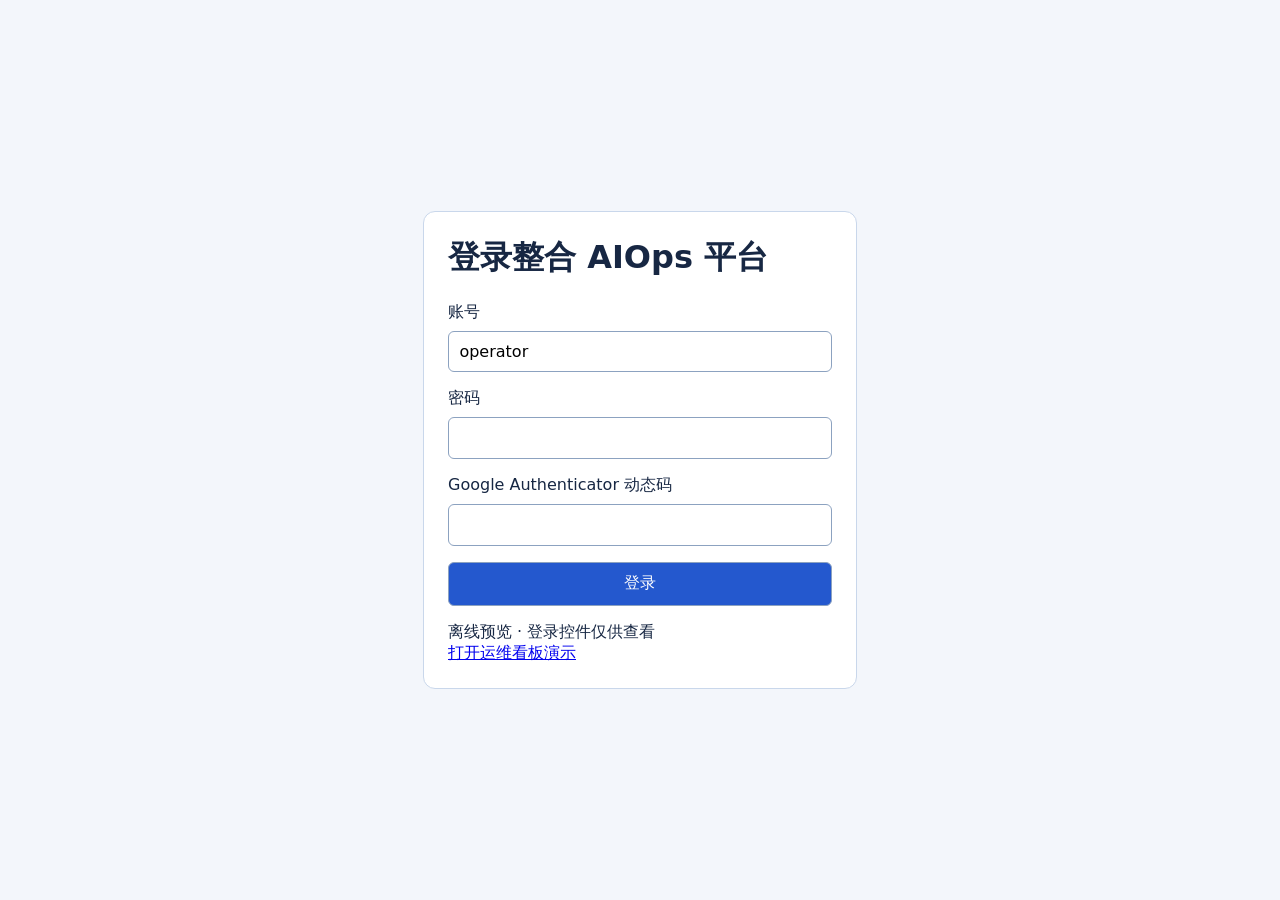
<file: docs/preview/login.html>
<!doctype html>
<html lang="zh-CN">
<head>
<meta charset="utf-8">
<meta name="viewport" content="width=device-width, initial-scale=1">
<title>登录 · 整合 AIOps 平台</title>
<style>
body {
  margin: 0;
  min-height: 100vh;
  display: grid;
  place-items: center;
  background: #f3f6fb;
  color: #172743;
  font: 16px system-ui, sans-serif;
}
main {
  width: min(24rem, calc(100% - 4rem));
  padding: 1.5rem;
  border: 1px solid #c9d7eb;
  border-radius: 12px;
  background: #fff;
}
h1 { margin-top: 0; }
form, label { display: grid; gap: .5rem; }
form { gap: 1rem; }
input, button {
  box-sizing: border-box;
  padding: .65rem;
  border: 1px solid #8ca2c0;
  border-radius: 6px;
  font: inherit;
}
button { color: #fff; background: #2458ce; cursor: pointer; }
p { margin: 0; color: #9b1c26; }
p:empty { display: none; }

</style>
</head>
<body>
<main>
  <h1>登录整合 AIOps 平台</h1>
  <section aria-label="登录表单预览" inert>
  <form>
    <label>账号 <input name="username" value="operator" autocomplete="username" required></label>
    <label>密码 <input type="password" name="password" autocomplete="current-password" required></label>
    <label>Google Authenticator 动态码 <input name="code" autocomplete="one-time-code" inputmode="numeric" pattern="[0-9]{6}" maxlength="6" required></label>
    <button type="submit">登录</button>
  </form>
  </section>
  <div style="margin-top: 1rem">离线预览 · 登录控件仅供查看</div>
  <a href="index.html">打开运维看板演示</a>
</main>
</body>
</html>
</file>
